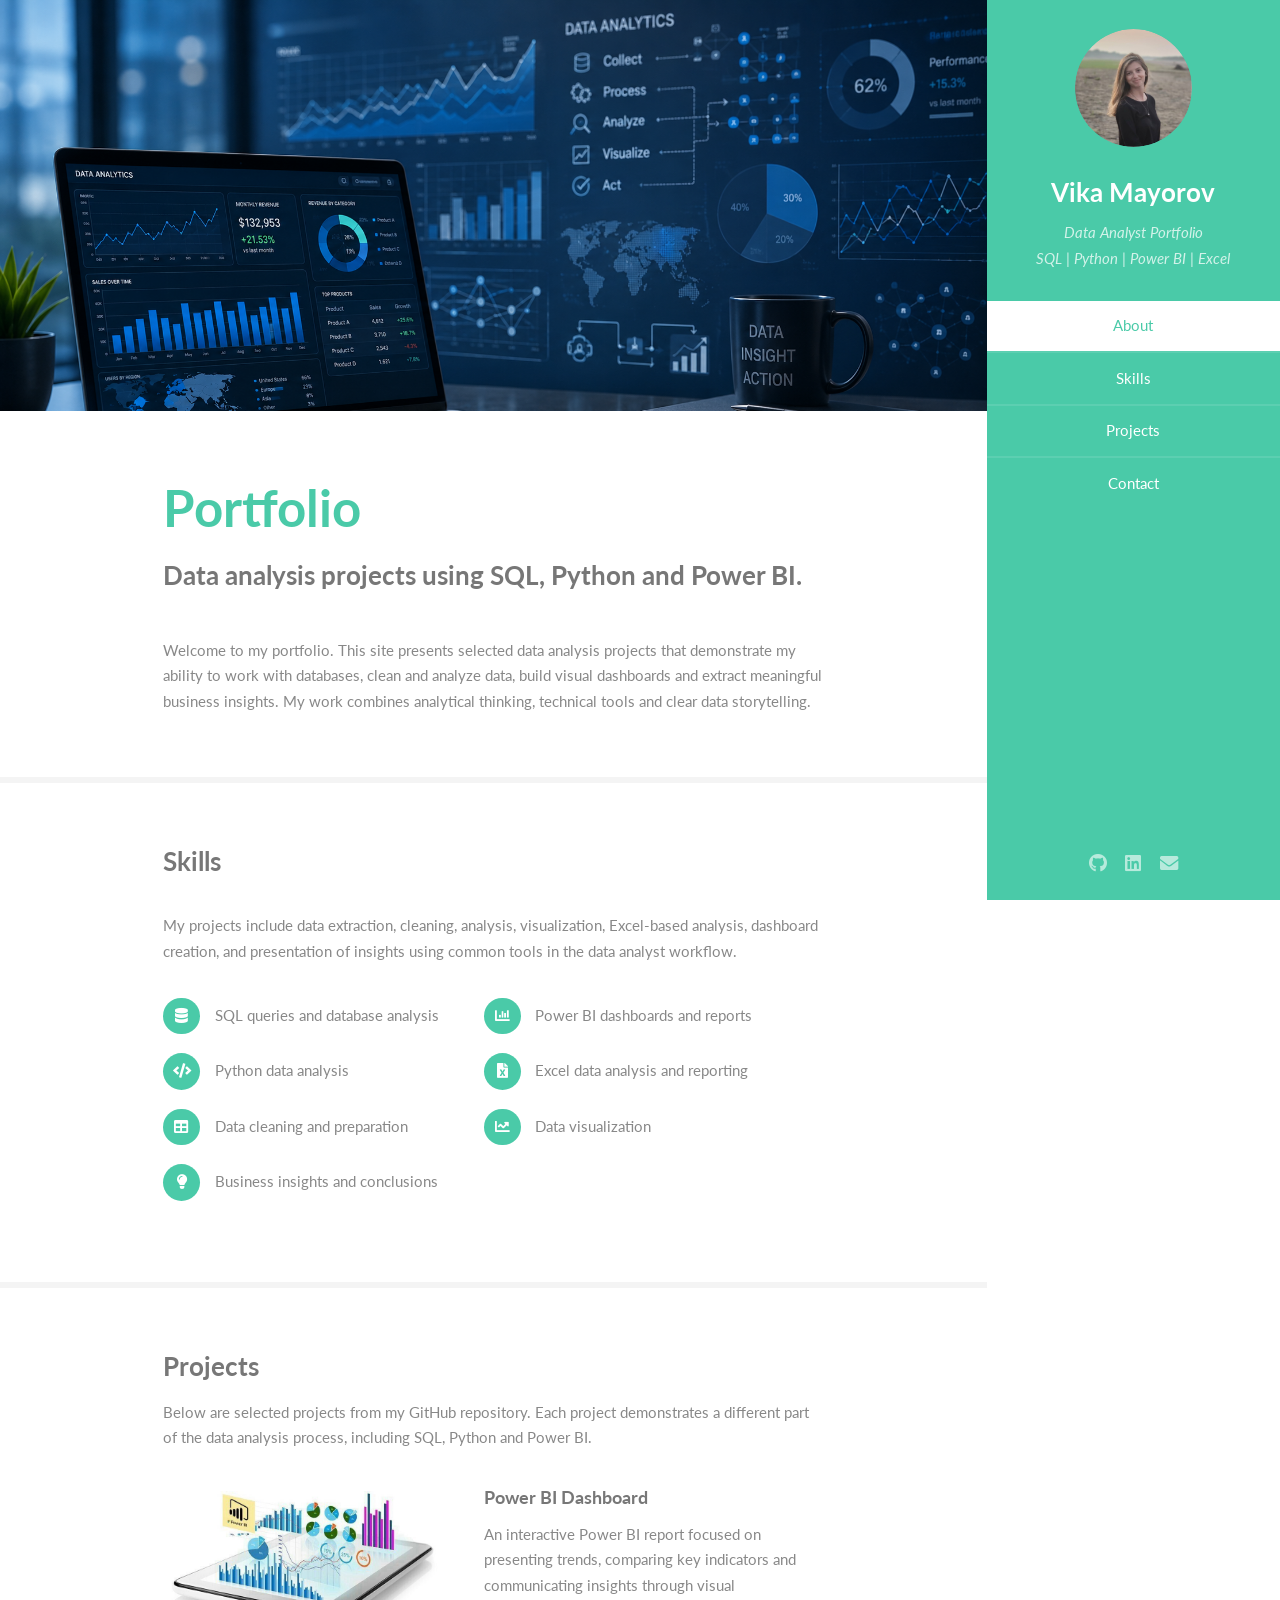
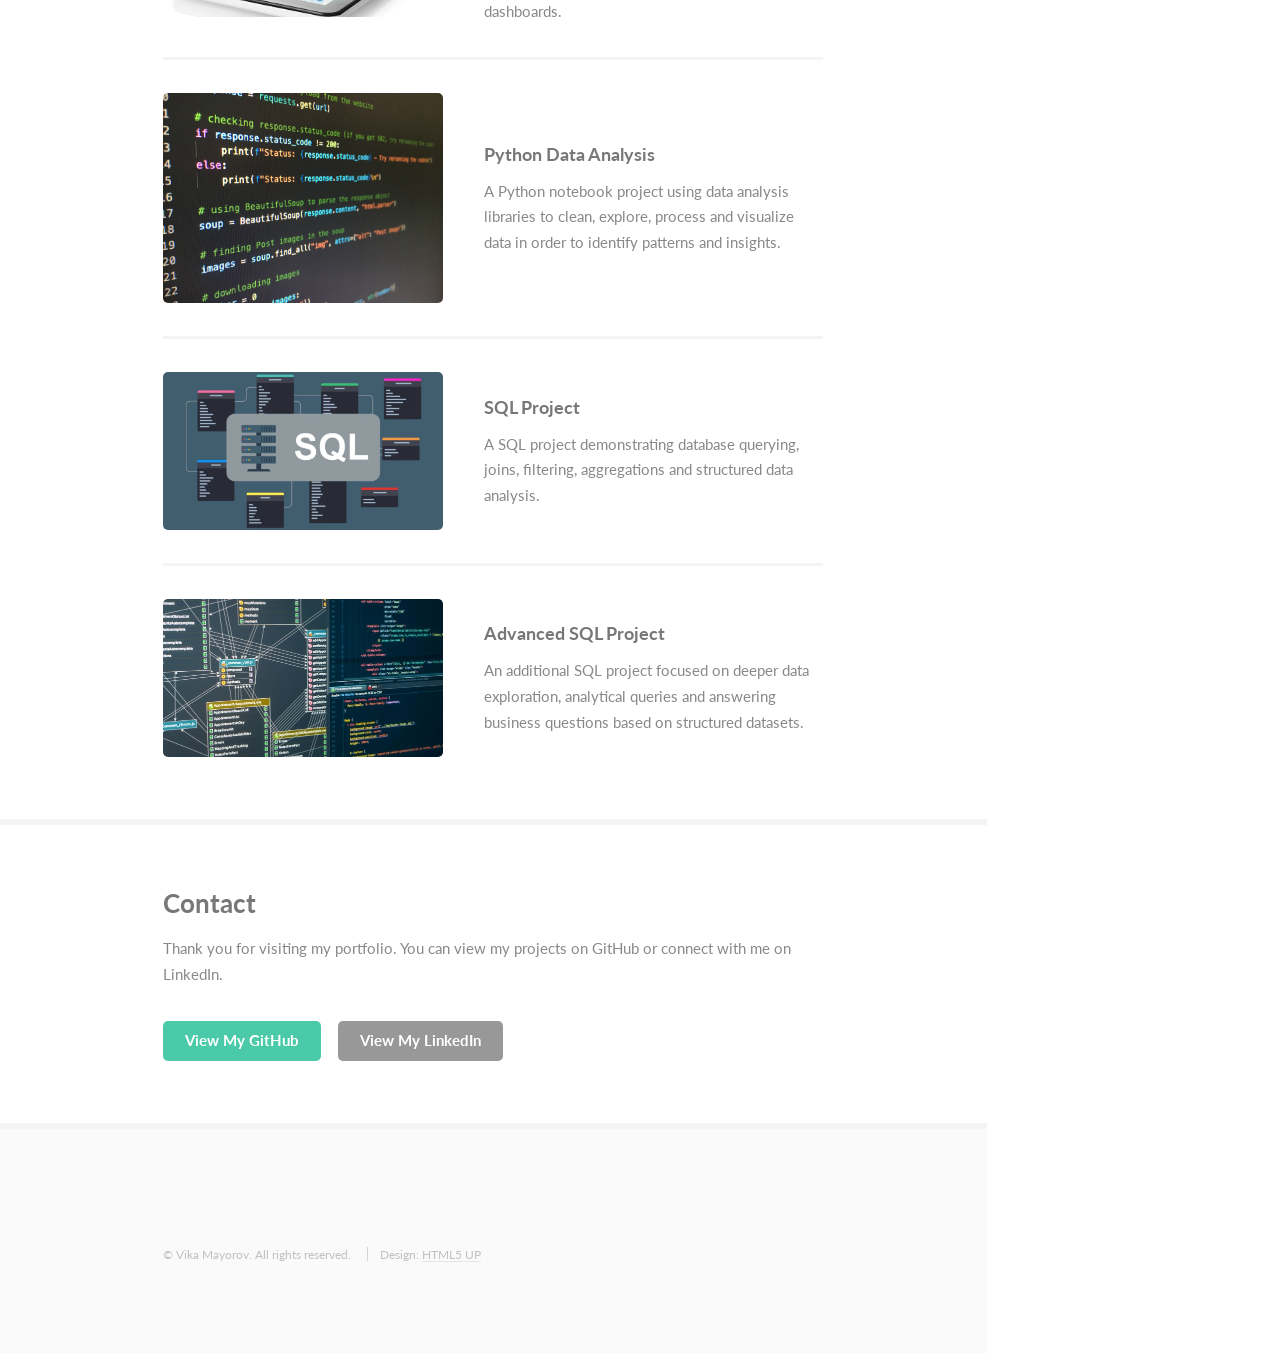
<file: index.html>
<!DOCTYPE HTML>
<html>
	<head>
		<title>Portfolio | Vika Mayorov</title>
		<meta charset="utf-8" />
		<meta name="viewport" content="width=device-width, initial-scale=1, user-scalable=no" />
		<link rel="stylesheet" href="assets/css/main.css" />
	</head>
	<body class="is-preload">

		<section id="header">
			<header>
				<span class="image avatar"><img src="images/myphoto.jpg" alt="Vika Mayorov" /></span>
				<h1 id="logo"><a href="#">Vika Mayorov</a></h1>
				<p>Data Analyst Portfolio<br />
				SQL | Python | Power BI | Excel</p>
			</header>

			<nav id="nav">
				<ul>
					<li><a href="#one" class="active">About</a></li>
					<li><a href="#two">Skills</a></li>
					<li><a href="#three">Projects</a></li>
					<li><a href="#four">Contact</a></li>
				</ul>
			</nav>

			<footer>
				<ul class="icons">
	<li><a href="https://github.com/victoriavy-spec" class="icon brands fa-github" target="_blank"><span class="label">Github</span></a></li>
	<li><a href="https://www.linkedin.com/in/vika-mayorov-6a6396375/" class="icon brands fa-linkedin" target="_blank"><span class="label">LinkedIn</span></a></li>
	<li><a href="#four" class="icon solid fa-envelope"><span class="label">Email</span></a></li>
</ul>
			</footer>
		</section>

		<div id="wrapper">

			<div id="main">

				<section id="one">
					<div class="image main" data-position="center">
						<img src="images/banner.jpg" alt="" />
					</div>

					<div class="container">
						<header class="major">
							<h2>Portfolio</h2>
							<p>Data analysis projects using SQL, Python and Power BI.</p>
						</header>

						<p>
							Welcome to my portfolio. This site presents selected data analysis projects that demonstrate my ability to work with databases, clean and analyze data, build visual dashboards and extract meaningful business insights. My work combines analytical thinking, technical tools and clear data storytelling.
						</p>
					</div>
				</section>

				<section id="two">
					<div class="container">
						<h3>Skills</h3>
						<p>
<p>
	My projects include data extraction, cleaning, analysis, visualization, Excel-based analysis, dashboard creation, and presentation of insights using common tools in the data analyst workflow.
</p>						</p>

						<ul class="feature-icons">
							<li class="icon solid fa-database">SQL queries and database analysis</li>
							<li class="icon solid fa-chart-bar">Power BI dashboards and reports</li>
							<li class="icon solid fa-code">Python data analysis</li>
							<li class="icon solid fa-file-excel">Excel data analysis and reporting</li>
							<li class="icon solid fa-table">Data cleaning and preparation</li>
							<li class="icon solid fa-chart-line">Data visualization</li>
							<li class="icon solid fa-lightbulb">Business insights and conclusions</li>
						</ul>
					</div>
				</section>

				<section id="three">
	<div class="container">
		<h3>Projects</h3>
		<p>
			Below are selected projects from my GitHub repository. Each project demonstrates a different part of the data analysis process, including SQL, Python and Power BI.
		</p>

		<div class="features">

			<article>
				<a href="https://github.com/victoriavy-spec/Project1/blob/main/ProjectPowerBI2.pdf" class="image" target="_blank">
					<img src="images/powerbiimage.jpg" alt="Power BI project" />
				</a>
				<div class="inner">
					<h4>Power BI Dashboard</h4>
					<p>
						An interactive Power BI report focused on presenting trends, comparing key indicators and communicating insights through visual dashboards.
					</p>
				</div>
			</article>

			<article>
				<a href="https://github.com/victoriavy-spec/Project1/blob/main/Python%20project%20-%20Vika%20Mayorov.ipynb" class="image" target="_blank">
					<img src="images/Pythonimage.jpg" alt="Python data analysis project" />
				</a>
				<div class="inner">
					<h4>Python Data Analysis</h4>
					<p>
						A Python notebook project using data analysis libraries to clean, explore, process and visualize data in order to identify patterns and insights.
					</p>
				</div>
			</article>

			<article>
				<a href="https://github.com/victoriavy-spec/Project1/blob/main/SQLProject.sql" class="image" target="_blank">
					<img src="images/sqlimage1.jpg" alt="SQL project" />
				</a>
				<div class="inner">
					<h4>SQL Project</h4>
					<p>
						A SQL project demonstrating database querying, joins, filtering, aggregations and structured data analysis.
					</p>
				</div>
			</article>

			<article>
				<a href="https://github.com/victoriavy-spec/Project1/blob/main/%D7%A4%D7%A8%D7%95%D7%99%D7%99%D7%A7%D7%98%202%20-%20%D7%95%D7%99%D7%A7%D7%94.sql" class="image" target="_blank">
					<img src="images/sqlimage2.jpg" alt="Advanced SQL project" />
				</a>
				<div class="inner">
					<h4>Advanced SQL Project</h4>
					<p>
						An additional SQL project focused on deeper data exploration, analytical queries and answering business questions based on structured datasets.
					</p>
				</div>
			</article>

		</div>
	</div>
</section>

<section id="four">
	<div class="container">
		<h3>Contact</h3>
		<p>
			Thank you for visiting my portfolio. You can view my projects on GitHub or connect with me on LinkedIn.
		</p>

		<ul class="actions">
			<li>
				<a href="https://github.com/victoriavy-spec" class="button primary" target="_blank">
					View My GitHub
				</a>
			</li>
			<li>
				<a href="https://www.linkedin.com/in/vika-mayorov-6a6396375/" class="button" target="_blank">
					View My LinkedIn
				</a>
			</li>
		</ul>
	</div>
</section>

			<section id="footer">
				<div class="container">
					<ul class="copyright">
						<li>&copy; Vika Mayorov. All rights reserved.</li>
						<li>Design: <a href="http://html5up.net">HTML5 UP</a></li>
					</ul>
				</div>
			</section>

		</div>

		<script src="assets/js/jquery.min.js"></script>
		<script src="assets/js/jquery.scrollex.min.js"></script>
		<script src="assets/js/jquery.scrolly.min.js"></script>
		<script src="assets/js/browser.min.js"></script>
		<script src="assets/js/breakpoints.min.js"></script>
		<script src="assets/js/util.js"></script>
		<script src="assets/js/main.js"></script>

	</body>
</html>
</file>
<file: assets/css/main.css>
@import url("fontawesome-all.min.css");
@import url("https://fonts.googleapis.com/css?family=Lato:400,400italic,700,700italic|Source+Code+Pro:400");

/*
	Read Only by HTML5 UP
	html5up.net | @ajlkn
	Free for personal and commercial use under the CCA 3.0 license (html5up.net/license)
*/

html, body, div, span, applet, object,
iframe, h1, h2, h3, h4, h5, h6, p, blockquote,
pre, a, abbr, acronym, address, big, cite,
code, del, dfn, em, img, ins, kbd, q, s, samp,
small, strike, strong, sub, sup, tt, var, b,
u, i, center, dl, dt, dd, ol, ul, li, fieldset,
form, label, legend, table, caption, tbody,
tfoot, thead, tr, th, td, article, aside,
canvas, details, embed, figure, figcaption,
footer, header, hgroup, menu, nav, output, ruby,
section, summary, time, mark, audio, video {
	margin: 0;
	padding: 0;
	border: 0;
	font-size: 100%;
	font: inherit;
	vertical-align: baseline;}

article, aside, details, figcaption, figure,
footer, header, hgroup, menu, nav, section {
	display: block;}

body {
	line-height: 1;
}

ol, ul {
	list-style: none;
}

blockquote, q {
	quotes: none;
}

	blockquote:before, blockquote:after, q:before, q:after {
		content: '';
		content: none;
	}

table {
	border-collapse: collapse;
	border-spacing: 0;
}

body {
	-webkit-text-size-adjust: none;
}

mark {
	background-color: transparent;
	color: inherit;
}

input::-moz-focus-inner {
	border: 0;
	padding: 0;
}

input, select, textarea {
	-moz-appearance: none;
	-webkit-appearance: none;
	-ms-appearance: none;
	appearance: none;
}

/* Basic */

	html {
		box-sizing: border-box;
	}

	*, *:before, *:after {
		box-sizing: inherit;
	}

	body {
		background: #fff;
	}

		body.is-preload *, body.is-preload *:before, body.is-preload *:after {
			-moz-animation: none !important;
			-webkit-animation: none !important;
			-ms-animation: none !important;
			animation: none !important;
			-moz-transition: none !important;
			-webkit-transition: none !important;
			-ms-transition: none !important;
			transition: none !important;
		}

	body, input, select, textarea {
		color: #888;
		font-family: "Lato", sans-serif;
		font-size: 16pt;
		font-weight: 400;
		line-height: 1.75em;
	}

	a {
		-moz-transition: color 0.2s ease-in-out, border-color 0.2s ease-in-out;
		-webkit-transition: color 0.2s ease-in-out, border-color 0.2s ease-in-out;
		-ms-transition: color 0.2s ease-in-out, border-color 0.2s ease-in-out;
		transition: color 0.2s ease-in-out, border-color 0.2s ease-in-out;
		border-bottom: solid 1px #e4e4e4;
		color: inherit;
		text-decoration: none;
	}

		a:hover {
			border-bottom-color: transparent;
			color: #4acaa8 !important;
		}

	strong, b {
		color: #777;
		font-weight: 700;
	}

	em, i {
		font-style: italic;
	}

	p {
		margin: 0 0 2.25em 0;
	}

	h1, h2, h3, h4, h5, h6 {
		color: #777;
		font-weight: 700;
		line-height: 1em;
		margin: 0 0 0.5625em 0;
	}

		h1 a, h2 a, h3 a, h4 a, h5 a, h6 a {
			border: 0;
			color: inherit;
			text-decoration: none;
		}

	h2 {
		font-size: 2em;
		line-height: 1.5em;
	}

	h3 {
		font-size: 1.75em;
		line-height: 1.5em;
	}

	h4 {
		font-size: 1.25em;
		line-height: 1.5em;
	}

	h5 {
		font-size: 0.9em;
		line-height: 1.5em;
	}

	h6 {
		font-size: 0.7em;
		line-height: 1.5em;
	}

	sub {
		font-size: 0.8em;
		position: relative;
		top: 0.5em;
	}

	sup {
		font-size: 0.8em;
		position: relative;
		top: -0.5em;
	}

	hr {
		border: 0;
		border-bottom: solid 2px #f4f4f4;
		margin: 2.25em 0;
	}

		hr.major {
			margin: 3.375em 0;
		}

	blockquote {
		border-left: solid 8px #e4e4e4;
		font-style: italic;
		margin: 0 0 2.25em 0;
		padding: 0.5em 0 0.5em 2em;
	}

	code {
		background: #555;
		border-radius: 5px;
		color: #fff;
		font-family: "Source Code Pro", monospace;
		font-size: 0.9em;
		margin: 0 0.25em;
		padding: 0.25em 0.65em;
	}

	pre {
		font-family: "Source Code Pro", monospace;
		font-size: 0.9em;
		margin: 0 0 2.25em 0;
	}

		pre code {
			-webkit-overflow-scrolling: touch;
			display: block;
			line-height: 1.5em;
			overflow-x: auto;
			padding: 1em 1.5em;
		}

	.align-left {
		text-align: left;
	}

	.align-center {
		text-align: center;
	}

	.align-right {
		text-align: right;
	}

/* Row */

	.row {
		display: flex;
		flex-wrap: wrap;
		box-sizing: border-box;
		align-items: stretch;
	}

		.row > * {
			box-sizing: border-box;
		}

		.row.gtr-uniform > * > :last-child {
			margin-bottom: 0;
		}

		.row.aln-left {
			justify-content: flex-start;
		}

		.row.aln-center {
			justify-content: center;
		}

		.row.aln-right {
			justify-content: flex-end;
		}

		.row.aln-top {
			align-items: flex-start;
		}

		.row.aln-middle {
			align-items: center;
		}

		.row.aln-bottom {
			align-items: flex-end;
		}

		.row > .imp {
			order: -1;
		}

		.row > .col-1 {
			width: 8.33333%;
		}

		.row > .off-1 {
			margin-left: 8.33333%;
		}

		.row > .col-2 {
			width: 16.66667%;
		}

		.row > .off-2 {
			margin-left: 16.66667%;
		}

		.row > .col-3 {
			width: 25%;
		}

		.row > .off-3 {
			margin-left: 25%;
		}

		.row > .col-4 {
			width: 33.33333%;
		}

		.row > .off-4 {
			margin-left: 33.33333%;
		}

		.row > .col-5 {
			width: 41.66667%;
		}

		.row > .off-5 {
			margin-left: 41.66667%;
		}

		.row > .col-6 {
			width: 50%;
		}

		.row > .off-6 {
			margin-left: 50%;
		}

		.row > .col-7 {
			width: 58.33333%;
		}

		.row > .off-7 {
			margin-left: 58.33333%;
		}

		.row > .col-8 {
			width: 66.66667%;
		}

		.row > .off-8 {
			margin-left: 66.66667%;
		}

		.row > .col-9 {
			width: 75%;
		}

		.row > .off-9 {
			margin-left: 75%;
		}

		.row > .col-10 {
			width: 83.33333%;
		}

		.row > .off-10 {
			margin-left: 83.33333%;
		}

		.row > .col-11 {
			width: 91.66667%;
		}

		.row > .off-11 {
			margin-left: 91.66667%;
		}

		.row > .col-12 {
			width: 100%;
		}

		.row > .off-12 {
			margin-left: 100%;
		}

		.row.gtr-0 {
			margin-top: 0;
			margin-left: 0em;
		}

			.row.gtr-0 > * {
				padding: 0 0 0 0em;
			}

			.row.gtr-0.gtr-uniform {
				margin-top: 0em;
			}

				.row.gtr-0.gtr-uniform > * {
					padding-top: 0em;
				}

		.row.gtr-25 {
			margin-top: 0;
			margin-left: -0.5em;
		}

			.row.gtr-25 > * {
				padding: 0 0 0 0.5em;
			}

			.row.gtr-25.gtr-uniform {
				margin-top: -0.5em;
			}

				.row.gtr-25.gtr-uniform > * {
					padding-top: 0.5em;
				}

		.row.gtr-50 {
			margin-top: 0;
			margin-left: -1em;
		}

			.row.gtr-50 > * {
				padding: 0 0 0 1em;
			}

			.row.gtr-50.gtr-uniform {
				margin-top: -1em;
			}

				.row.gtr-50.gtr-uniform > * {
					padding-top: 1em;
				}

		.row {
			margin-top: 0;
			margin-left: -2em;
		}

			.row > * {
				padding: 0 0 0 2em;
			}

			.row.gtr-uniform {
				margin-top: -2em;
			}

				.row.gtr-uniform > * {
					padding-top: 2em;
				}

		.row.gtr-150 {
			margin-top: 0;
			margin-left: -3em;
		}

			.row.gtr-150 > * {
				padding: 0 0 0 3em;
			}

			.row.gtr-150.gtr-uniform {
				margin-top: -3em;
			}

				.row.gtr-150.gtr-uniform > * {
					padding-top: 3em;
				}

		.row.gtr-200 {
			margin-top: 0;
			margin-left: -4em;
		}

			.row.gtr-200 > * {
				padding: 0 0 0 4em;
			}

			.row.gtr-200.gtr-uniform {
				margin-top: -4em;
			}

				.row.gtr-200.gtr-uniform > * {
					padding-top: 4em;
				}

		@media screen and (max-width: 1680px) {

			.row {
				display: flex;
				flex-wrap: wrap;
				box-sizing: border-box;
				align-items: stretch;
			}

				.row > * {
					box-sizing: border-box;
				}

				.row.gtr-uniform > * > :last-child {
					margin-bottom: 0;
				}

				.row.aln-left {
					justify-content: flex-start;
				}

				.row.aln-center {
					justify-content: center;
				}

				.row.aln-right {
					justify-content: flex-end;
				}

				.row.aln-top {
					align-items: flex-start;
				}

				.row.aln-middle {
					align-items: center;
				}

				.row.aln-bottom {
					align-items: flex-end;
				}

				.row > .imp-xlarge {
					order: -1;
				}

				.row > .col-1-xlarge {
					width: 8.33333%;
				}

				.row > .off-1-xlarge {
					margin-left: 8.33333%;
				}

				.row > .col-2-xlarge {
					width: 16.66667%;
				}

				.row > .off-2-xlarge {
					margin-left: 16.66667%;
				}

				.row > .col-3-xlarge {
					width: 25%;
				}

				.row > .off-3-xlarge {
					margin-left: 25%;
				}

				.row > .col-4-xlarge {
					width: 33.33333%;
				}

				.row > .off-4-xlarge {
					margin-left: 33.33333%;
				}

				.row > .col-5-xlarge {
					width: 41.66667%;
				}

				.row > .off-5-xlarge {
					margin-left: 41.66667%;
				}

				.row > .col-6-xlarge {
					width: 50%;
				}

				.row > .off-6-xlarge {
					margin-left: 50%;
				}

				.row > .col-7-xlarge {
					width: 58.33333%;
				}

				.row > .off-7-xlarge {
					margin-left: 58.33333%;
				}

				.row > .col-8-xlarge {
					width: 66.66667%;
				}

				.row > .off-8-xlarge {
					margin-left: 66.66667%;
				}

				.row > .col-9-xlarge {
					width: 75%;
				}

				.row > .off-9-xlarge {
					margin-left: 75%;
				}

				.row > .col-10-xlarge {
					width: 83.33333%;
				}

				.row > .off-10-xlarge {
					margin-left: 83.33333%;
				}

				.row > .col-11-xlarge {
					width: 91.66667%;
				}

				.row > .off-11-xlarge {
					margin-left: 91.66667%;
				}

				.row > .col-12-xlarge {
					width: 100%;
				}

				.row > .off-12-xlarge {
					margin-left: 100%;
				}

				.row.gtr-0 {
					margin-top: 0;
					margin-left: 0em;
				}

					.row.gtr-0 > * {
						padding: 0 0 0 0em;
					}

					.row.gtr-0.gtr-uniform {
						margin-top: 0em;
					}

						.row.gtr-0.gtr-uniform > * {
							padding-top: 0em;
						}

				.row.gtr-25 {
					margin-top: 0;
					margin-left: -0.5em;
				}

					.row.gtr-25 > * {
						padding: 0 0 0 0.5em;
					}

					.row.gtr-25.gtr-uniform {
						margin-top: -0.5em;
					}

						.row.gtr-25.gtr-uniform > * {
							padding-top: 0.5em;
						}

				.row.gtr-50 {
					margin-top: 0;
					margin-left: -1em;
				}

					.row.gtr-50 > * {
						padding: 0 0 0 1em;
					}

					.row.gtr-50.gtr-uniform {
						margin-top: -1em;
					}

						.row.gtr-50.gtr-uniform > * {
							padding-top: 1em;
						}

				.row {
					margin-top: 0;
					margin-left: -2em;
				}

					.row > * {
						padding: 0 0 0 2em;
					}

					.row.gtr-uniform {
						margin-top: -2em;
					}

						.row.gtr-uniform > * {
							padding-top: 2em;
						}

				.row.gtr-150 {
					margin-top: 0;
					margin-left: -3em;
				}

					.row.gtr-150 > * {
						padding: 0 0 0 3em;
					}

					.row.gtr-150.gtr-uniform {
						margin-top: -3em;
					}

						.row.gtr-150.gtr-uniform > * {
							padding-top: 3em;
						}

				.row.gtr-200 {
					margin-top: 0;
					margin-left: -4em;
				}

					.row.gtr-200 > * {
						padding: 0 0 0 4em;
					}

					.row.gtr-200.gtr-uniform {
						margin-top: -4em;
					}

						.row.gtr-200.gtr-uniform > * {
							padding-top: 4em;
						}

		}

		@media screen and (max-width: 1280px) {

			.row {
				display: flex;
				flex-wrap: wrap;
				box-sizing: border-box;
				align-items: stretch;
			}

				.row > * {
					box-sizing: border-box;
				}

				.row.gtr-uniform > * > :last-child {
					margin-bottom: 0;
				}

				.row.aln-left {
					justify-content: flex-start;
				}

				.row.aln-center {
					justify-content: center;
				}

				.row.aln-right {
					justify-content: flex-end;
				}

				.row.aln-top {
					align-items: flex-start;
				}

				.row.aln-middle {
					align-items: center;
				}

				.row.aln-bottom {
					align-items: flex-end;
				}

				.row > .imp-large {
					order: -1;
				}

				.row > .col-1-large {
					width: 8.33333%;
				}

				.row > .off-1-large {
					margin-left: 8.33333%;
				}

				.row > .col-2-large {
					width: 16.66667%;
				}

				.row > .off-2-large {
					margin-left: 16.66667%;
				}

				.row > .col-3-large {
					width: 25%;
				}

				.row > .off-3-large {
					margin-left: 25%;
				}

				.row > .col-4-large {
					width: 33.33333%;
				}

				.row > .off-4-large {
					margin-left: 33.33333%;
				}

				.row > .col-5-large {
					width: 41.66667%;
				}

				.row > .off-5-large {
					margin-left: 41.66667%;
				}

				.row > .col-6-large {
					width: 50%;
				}

				.row > .off-6-large {
					margin-left: 50%;
				}

				.row > .col-7-large {
					width: 58.33333%;
				}

				.row > .off-7-large {
					margin-left: 58.33333%;
				}

				.row > .col-8-large {
					width: 66.66667%;
				}

				.row > .off-8-large {
					margin-left: 66.66667%;
				}

				.row > .col-9-large {
					width: 75%;
				}

				.row > .off-9-large {
					margin-left: 75%;
				}

				.row > .col-10-large {
					width: 83.33333%;
				}

				.row > .off-10-large {
					margin-left: 83.33333%;
				}

				.row > .col-11-large {
					width: 91.66667%;
				}

				.row > .off-11-large {
					margin-left: 91.66667%;
				}

				.row > .col-12-large {
					width: 100%;
				}

				.row > .off-12-large {
					margin-left: 100%;
				}

				.row.gtr-0 {
					margin-top: 0;
					margin-left: 0em;
				}

					.row.gtr-0 > * {
						padding: 0 0 0 0em;
					}

					.row.gtr-0.gtr-uniform {
						margin-top: 0em;
					}

						.row.gtr-0.gtr-uniform > * {
							padding-top: 0em;
						}

				.row.gtr-25 {
					margin-top: 0;
					margin-left: -0.375em;
				}

					.row.gtr-25 > * {
						padding: 0 0 0 0.375em;
					}

					.row.gtr-25.gtr-uniform {
						margin-top: -0.375em;
					}

						.row.gtr-25.gtr-uniform > * {
							padding-top: 0.375em;
						}

				.row.gtr-50 {
					margin-top: 0;
					margin-left: -0.75em;
				}

					.row.gtr-50 > * {
						padding: 0 0 0 0.75em;
					}

					.row.gtr-50.gtr-uniform {
						margin-top: -0.75em;
					}

						.row.gtr-50.gtr-uniform > * {
							padding-top: 0.75em;
						}

				.row {
					margin-top: 0;
					margin-left: -1.5em;
				}

					.row > * {
						padding: 0 0 0 1.5em;
					}

					.row.gtr-uniform {
						margin-top: -1.5em;
					}

						.row.gtr-uniform > * {
							padding-top: 1.5em;
						}

				.row.gtr-150 {
					margin-top: 0;
					margin-left: -2.25em;
				}

					.row.gtr-150 > * {
						padding: 0 0 0 2.25em;
					}

					.row.gtr-150.gtr-uniform {
						margin-top: -2.25em;
					}

						.row.gtr-150.gtr-uniform > * {
							padding-top: 2.25em;
						}

				.row.gtr-200 {
					margin-top: 0;
					margin-left: -3em;
				}

					.row.gtr-200 > * {
						padding: 0 0 0 3em;
					}

					.row.gtr-200.gtr-uniform {
						margin-top: -3em;
					}

						.row.gtr-200.gtr-uniform > * {
							padding-top: 3em;
						}

		}

		@media screen and (max-width: 1024px) {

			.row {
				display: flex;
				flex-wrap: wrap;
				box-sizing: border-box;
				align-items: stretch;
			}

				.row > * {
					box-sizing: border-box;
				}

				.row.gtr-uniform > * > :last-child {
					margin-bottom: 0;
				}

				.row.aln-left {
					justify-content: flex-start;
				}

				.row.aln-center {
					justify-content: center;
				}

				.row.aln-right {
					justify-content: flex-end;
				}

				.row.aln-top {
					align-items: flex-start;
				}

				.row.aln-middle {
					align-items: center;
				}

				.row.aln-bottom {
					align-items: flex-end;
				}

				.row > .imp-medium {
					order: -1;
				}

				.row > .col-1-medium {
					width: 8.33333%;
				}

				.row > .off-1-medium {
					margin-left: 8.33333%;
				}

				.row > .col-2-medium {
					width: 16.66667%;
				}

				.row > .off-2-medium {
					margin-left: 16.66667%;
				}

				.row > .col-3-medium {
					width: 25%;
				}

				.row > .off-3-medium {
					margin-left: 25%;
				}

				.row > .col-4-medium {
					width: 33.33333%;
				}

				.row > .off-4-medium {
					margin-left: 33.33333%;
				}

				.row > .col-5-medium {
					width: 41.66667%;
				}

				.row > .off-5-medium {
					margin-left: 41.66667%;
				}

				.row > .col-6-medium {
					width: 50%;
				}

				.row > .off-6-medium {
					margin-left: 50%;
				}

				.row > .col-7-medium {
					width: 58.33333%;
				}

				.row > .off-7-medium {
					margin-left: 58.33333%;
				}

				.row > .col-8-medium {
					width: 66.66667%;
				}

				.row > .off-8-medium {
					margin-left: 66.66667%;
				}

				.row > .col-9-medium {
					width: 75%;
				}

				.row > .off-9-medium {
					margin-left: 75%;
				}

				.row > .col-10-medium {
					width: 83.33333%;
				}

				.row > .off-10-medium {
					margin-left: 83.33333%;
				}

				.row > .col-11-medium {
					width: 91.66667%;
				}

				.row > .off-11-medium {
					margin-left: 91.66667%;
				}

				.row > .col-12-medium {
					width: 100%;
				}

				.row > .off-12-medium {
					margin-left: 100%;
				}

				.row.gtr-0 {
					margin-top: 0;
					margin-left: 0em;
				}

					.row.gtr-0 > * {
						padding: 0 0 0 0em;
					}

					.row.gtr-0.gtr-uniform {
						margin-top: 0em;
					}

						.row.gtr-0.gtr-uniform > * {
							padding-top: 0em;
						}

				.row.gtr-25 {
					margin-top: 0;
					margin-left: -0.375em;
				}

					.row.gtr-25 > * {
						padding: 0 0 0 0.375em;
					}

					.row.gtr-25.gtr-uniform {
						margin-top: -0.375em;
					}

						.row.gtr-25.gtr-uniform > * {
							padding-top: 0.375em;
						}

				.row.gtr-50 {
					margin-top: 0;
					margin-left: -0.75em;
				}

					.row.gtr-50 > * {
						padding: 0 0 0 0.75em;
					}

					.row.gtr-50.gtr-uniform {
						margin-top: -0.75em;
					}

						.row.gtr-50.gtr-uniform > * {
							padding-top: 0.75em;
						}

				.row {
					margin-top: 0;
					margin-left: -1.5em;
				}

					.row > * {
						padding: 0 0 0 1.5em;
					}

					.row.gtr-uniform {
						margin-top: -1.5em;
					}

						.row.gtr-uniform > * {
							padding-top: 1.5em;
						}

				.row.gtr-150 {
					margin-top: 0;
					margin-left: -2.25em;
				}

					.row.gtr-150 > * {
						padding: 0 0 0 2.25em;
					}

					.row.gtr-150.gtr-uniform {
						margin-top: -2.25em;
					}

						.row.gtr-150.gtr-uniform > * {
							padding-top: 2.25em;
						}

				.row.gtr-200 {
					margin-top: 0;
					margin-left: -3em;
				}

					.row.gtr-200 > * {
						padding: 0 0 0 3em;
					}

					.row.gtr-200.gtr-uniform {
						margin-top: -3em;
					}

						.row.gtr-200.gtr-uniform > * {
							padding-top: 3em;
						}

		}

		@media screen and (max-width: 736px) {

			.row {
				display: flex;
				flex-wrap: wrap;
				box-sizing: border-box;
				align-items: stretch;
			}

				.row > * {
					box-sizing: border-box;
				}

				.row.gtr-uniform > * > :last-child {
					margin-bottom: 0;
				}

				.row.aln-left {
					justify-content: flex-start;
				}

				.row.aln-center {
					justify-content: center;
				}

				.row.aln-right {
					justify-content: flex-end;
				}

				.row.aln-top {
					align-items: flex-start;
				}

				.row.aln-middle {
					align-items: center;
				}

				.row.aln-bottom {
					align-items: flex-end;
				}

				.row > .imp-small {
					order: -1;
				}

				.row > .col-1-small {
					width: 8.33333%;
				}

				.row > .off-1-small {
					margin-left: 8.33333%;
				}

				.row > .col-2-small {
					width: 16.66667%;
				}

				.row > .off-2-small {
					margin-left: 16.66667%;
				}

				.row > .col-3-small {
					width: 25%;
				}

				.row > .off-3-small {
					margin-left: 25%;
				}

				.row > .col-4-small {
					width: 33.33333%;
				}

				.row > .off-4-small {
					margin-left: 33.33333%;
				}

				.row > .col-5-small {
					width: 41.66667%;
				}

				.row > .off-5-small {
					margin-left: 41.66667%;
				}

				.row > .col-6-small {
					width: 50%;
				}

				.row > .off-6-small {
					margin-left: 50%;
				}

				.row > .col-7-small {
					width: 58.33333%;
				}

				.row > .off-7-small {
					margin-left: 58.33333%;
				}

				.row > .col-8-small {
					width: 66.66667%;
				}

				.row > .off-8-small {
					margin-left: 66.66667%;
				}

				.row > .col-9-small {
					width: 75%;
				}

				.row > .off-9-small {
					margin-left: 75%;
				}

				.row > .col-10-small {
					width: 83.33333%;
				}

				.row > .off-10-small {
					margin-left: 83.33333%;
				}

				.row > .col-11-small {
					width: 91.66667%;
				}

				.row > .off-11-small {
					margin-left: 91.66667%;
				}

				.row > .col-12-small {
					width: 100%;
				}

				.row > .off-12-small {
					margin-left: 100%;
				}

				.row.gtr-0 {
					margin-top: 0;
					margin-left: 0em;
				}

					.row.gtr-0 > * {
						padding: 0 0 0 0em;
					}

					.row.gtr-0.gtr-uniform {
						margin-top: 0em;
					}

						.row.gtr-0.gtr-uniform > * {
							padding-top: 0em;
						}

				.row.gtr-25 {
					margin-top: 0;
					margin-left: -0.3125em;
				}

					.row.gtr-25 > * {
						padding: 0 0 0 0.3125em;
					}

					.row.gtr-25.gtr-uniform {
						margin-top: -0.3125em;
					}

						.row.gtr-25.gtr-uniform > * {
							padding-top: 0.3125em;
						}

				.row.gtr-50 {
					margin-top: 0;
					margin-left: -0.625em;
				}

					.row.gtr-50 > * {
						padding: 0 0 0 0.625em;
					}

					.row.gtr-50.gtr-uniform {
						margin-top: -0.625em;
					}

						.row.gtr-50.gtr-uniform > * {
							padding-top: 0.625em;
						}

				.row {
					margin-top: 0;
					margin-left: -1.25em;
				}

					.row > * {
						padding: 0 0 0 1.25em;
					}

					.row.gtr-uniform {
						margin-top: -1.25em;
					}

						.row.gtr-uniform > * {
							padding-top: 1.25em;
						}

				.row.gtr-150 {
					margin-top: 0;
					margin-left: -1.875em;
				}

					.row.gtr-150 > * {
						padding: 0 0 0 1.875em;
					}

					.row.gtr-150.gtr-uniform {
						margin-top: -1.875em;
					}

						.row.gtr-150.gtr-uniform > * {
							padding-top: 1.875em;
						}

				.row.gtr-200 {
					margin-top: 0;
					margin-left: -2.5em;
				}

					.row.gtr-200 > * {
						padding: 0 0 0 2.5em;
					}

					.row.gtr-200.gtr-uniform {
						margin-top: -2.5em;
					}

						.row.gtr-200.gtr-uniform > * {
							padding-top: 2.5em;
						}

		}

		@media screen and (max-width: 480px) {

			.row {
				display: flex;
				flex-wrap: wrap;
				box-sizing: border-box;
				align-items: stretch;
			}

				.row > * {
					box-sizing: border-box;
				}

				.row.gtr-uniform > * > :last-child {
					margin-bottom: 0;
				}

				.row.aln-left {
					justify-content: flex-start;
				}

				.row.aln-center {
					justify-content: center;
				}

				.row.aln-right {
					justify-content: flex-end;
				}

				.row.aln-top {
					align-items: flex-start;
				}

				.row.aln-middle {
					align-items: center;
				}

				.row.aln-bottom {
					align-items: flex-end;
				}

				.row > .imp-xsmall {
					order: -1;
				}

				.row > .col-1-xsmall {
					width: 8.33333%;
				}

				.row > .off-1-xsmall {
					margin-left: 8.33333%;
				}

				.row > .col-2-xsmall {
					width: 16.66667%;
				}

				.row > .off-2-xsmall {
					margin-left: 16.66667%;
				}

				.row > .col-3-xsmall {
					width: 25%;
				}

				.row > .off-3-xsmall {
					margin-left: 25%;
				}

				.row > .col-4-xsmall {
					width: 33.33333%;
				}

				.row > .off-4-xsmall {
					margin-left: 33.33333%;
				}

				.row > .col-5-xsmall {
					width: 41.66667%;
				}

				.row > .off-5-xsmall {
					margin-left: 41.66667%;
				}

				.row > .col-6-xsmall {
					width: 50%;
				}

				.row > .off-6-xsmall {
					margin-left: 50%;
				}

				.row > .col-7-xsmall {
					width: 58.33333%;
				}

				.row > .off-7-xsmall {
					margin-left: 58.33333%;
				}

				.row > .col-8-xsmall {
					width: 66.66667%;
				}

				.row > .off-8-xsmall {
					margin-left: 66.66667%;
				}

				.row > .col-9-xsmall {
					width: 75%;
				}

				.row > .off-9-xsmall {
					margin-left: 75%;
				}

				.row > .col-10-xsmall {
					width: 83.33333%;
				}

				.row > .off-10-xsmall {
					margin-left: 83.33333%;
				}

				.row > .col-11-xsmall {
					width: 91.66667%;
				}

				.row > .off-11-xsmall {
					margin-left: 91.66667%;
				}

				.row > .col-12-xsmall {
					width: 100%;
				}

				.row > .off-12-xsmall {
					margin-left: 100%;
				}

				.row.gtr-0 {
					margin-top: 0;
					margin-left: 0em;
				}

					.row.gtr-0 > * {
						padding: 0 0 0 0em;
					}

					.row.gtr-0.gtr-uniform {
						margin-top: 0em;
					}

						.row.gtr-0.gtr-uniform > * {
							padding-top: 0em;
						}

				.row.gtr-25 {
					margin-top: 0;
					margin-left: -0.3125em;
				}

					.row.gtr-25 > * {
						padding: 0 0 0 0.3125em;
					}

					.row.gtr-25.gtr-uniform {
						margin-top: -0.3125em;
					}

						.row.gtr-25.gtr-uniform > * {
							padding-top: 0.3125em;
						}

				.row.gtr-50 {
					margin-top: 0;
					margin-left: -0.625em;
				}

					.row.gtr-50 > * {
						padding: 0 0 0 0.625em;
					}

					.row.gtr-50.gtr-uniform {
						margin-top: -0.625em;
					}

						.row.gtr-50.gtr-uniform > * {
							padding-top: 0.625em;
						}

				.row {
					margin-top: 0;
					margin-left: -1.25em;
				}

					.row > * {
						padding: 0 0 0 1.25em;
					}

					.row.gtr-uniform {
						margin-top: -1.25em;
					}

						.row.gtr-uniform > * {
							padding-top: 1.25em;
						}

				.row.gtr-150 {
					margin-top: 0;
					margin-left: -1.875em;
				}

					.row.gtr-150 > * {
						padding: 0 0 0 1.875em;
					}

					.row.gtr-150.gtr-uniform {
						margin-top: -1.875em;
					}

						.row.gtr-150.gtr-uniform > * {
							padding-top: 1.875em;
						}

				.row.gtr-200 {
					margin-top: 0;
					margin-left: -2.5em;
				}

					.row.gtr-200 > * {
						padding: 0 0 0 2.5em;
					}

					.row.gtr-200.gtr-uniform {
						margin-top: -2.5em;
					}

						.row.gtr-200.gtr-uniform > * {
							padding-top: 2.5em;
						}

		}

/* Container */

	.container {
		margin: 0 auto;
		max-width: calc(100% - 4.5em);
		width: 45em;
	}

		.container.xsmall {
			width: 11.25em;
		}

		.container.small {
			width: 22.5em;
		}

		.container.medium {
			width: 33.75em;
		}

		.container.large {
			width: 56.25em;
		}

		.container.xlarge {
			width: 67.5em;
		}

		.container.max {
			width: 100%;
		}

		@media screen and (max-width: 1024px) {

			.container {
				width: 100% !important;
			}

		}

		@media screen and (max-width: 480px) {

			.container {
				max-width: calc(100% - 3.375em);
			}

		}

/* Section/Article */

	section.special, article.special {
		text-align: center;
	}

	header p {
		color: #aaa;
		position: relative;
		margin: 0 0 1.6875em 0;
	}

	header h2 + p {
		font-size: 1.25em;
		margin-top: -0.5em;
		line-height: 1.5em;
	}

	header h3 + p {
		font-size: 1.1em;
		margin-top: -0.35em;
		line-height: 1.5em;
	}

	header h4 + p,
	header h5 + p,
	header h6 + p {
		font-size: 0.9em;
		margin-top: -0.25em;
		line-height: 1.5em;
	}

	header.major h2 {
		color: #4acaa8;
		font-size: 3.5em;
	}

		header.major h2 + p {
			color: #777;
			font-size: 1.75em;
			font-weight: 700;
			margin-top: -0.75em;
		}

/* Form */

	form {
		margin: 0 0 2.25em 0;
	}

	label {
		color: #777;
		display: block;
		font-size: 0.9em;
		font-weight: 700;
		margin: 0 0 1.125em 0;
	}

	input::-moz-focus-inner {
		border: 0;
		padding: 0;
	}

	input[type="text"],
	input[type="password"],
	input[type="email"],
	select,
	textarea {
		-moz-appearance: none;
		-webkit-appearance: none;
		-ms-appearance: none;
		appearance: none;
		border-radius: 5px;
		border: none;
		border: solid 2px #e4e4e4;
		color: inherit;
		display: block;
		outline: 0;
		padding: 0 1em;
		text-decoration: none;
		width: 100%;
	}

		input[type="text"]:invalid,
		input[type="password"]:invalid,
		input[type="email"]:invalid,
		select:invalid,
		textarea:invalid {
			box-shadow: none;
		}

		input[type="text"]:focus,
		input[type="password"]:focus,
		input[type="email"]:focus,
		select:focus,
		textarea:focus {
			border-color: #4acaa8;
		}

	select {
		background-image: url("data:image/svg+xml;charset=utf8,%3Csvg xmlns='http://www.w3.org/2000/svg' width='40' height='40' preserveAspectRatio='none' viewBox='0 0 40 40'%3E%3Cpath d='M9.4,12.3l10.4,10.4l10.4-10.4c0.2-0.2,0.5-0.4,0.9-0.4c0.3,0,0.6,0.1,0.9,0.4l3.3,3.3c0.2,0.2,0.4,0.5,0.4,0.9 c0,0.4-0.1,0.6-0.4,0.9L20.7,31.9c-0.2,0.2-0.5,0.4-0.9,0.4c-0.3,0-0.6-0.1-0.9-0.4L4.3,17.3c-0.2-0.2-0.4-0.5-0.4-0.9 c0-0.4,0.1-0.6,0.4-0.9l3.3-3.3c0.2-0.2,0.5-0.4,0.9-0.4S9.1,12.1,9.4,12.3z' fill='%23e4e4e4' /%3E%3C/svg%3E");
		background-size: 1.25em;
		background-repeat: no-repeat;
		background-position: calc(100% - 1em) center;
		height: 2.75em;
		padding-right: 2.75em;
		text-overflow: ellipsis;
	}

		select option {
			color: #777;
			background: #fff;
		}

		select:focus::-ms-value {
			background-color: transparent;
		}

		select::-ms-expand {
			display: none;
		}

	input[type="text"],
	input[type="password"],
	input[type="email"],
	select {
		height: 2.75em;
	}

	textarea {
		padding: 0.75em 1em;
	}

	input[type="checkbox"],
	input[type="radio"] {
		-moz-appearance: none;
		-webkit-appearance: none;
		-ms-appearance: none;
		appearance: none;
		display: block;
		float: left;
		margin-right: -2em;
		opacity: 0;
		width: 1em;
		z-index: -1;
	}

		input[type="checkbox"] + label,
		input[type="radio"] + label {
			text-decoration: none;
			color: #888;
			cursor: pointer;
			display: inline-block;
			font-size: 1em;
			font-weight: 400;
			padding-left: 2.4em;
			padding-right: 0.75em;
			position: relative;
		}

			input[type="checkbox"] + label:before,
			input[type="radio"] + label:before {
				-moz-osx-font-smoothing: grayscale;
				-webkit-font-smoothing: antialiased;
				display: inline-block;
				font-style: normal;
				font-variant: normal;
				text-rendering: auto;
				line-height: 1;
				text-transform: none !important;
				font-family: 'Font Awesome 5 Free';
				font-weight: 900;
			}

			input[type="checkbox"] + label:before,
			input[type="radio"] + label:before {
				background: #fafafa;
				border-radius: 5px;
				border: solid 2px #e4e4e4;
				content: '';
				display: inline-block;
				font-size: 0.8em;
				height: 2.0625em;
				left: 0;
				line-height: 2.0625em;
				position: absolute;
				text-align: center;
				top: 0;
				width: 2.0625em;
			}

		input[type="checkbox"]:checked + label:before,
		input[type="radio"]:checked + label:before {
			background: #989898;
			border-color: #989898;
			color: #ffffff;
			content: '\f00c';
		}

		input[type="checkbox"]:focus + label:before,
		input[type="radio"]:focus + label:before {
			border-color: #4acaa8;
		}

	input[type="checkbox"] + label:before {
		border-radius: 5px;
	}

	input[type="radio"] + label:before {
		border-radius: 100%;
	}

	::-webkit-input-placeholder {
		color: #aaa !important;
		font-style: italic;
		opacity: 1.0;
	}

	:-moz-placeholder {
		color: #aaa !important;
		font-style: italic;
		opacity: 1.0;
	}

	::-moz-placeholder {
		color: #aaa !important;
		font-style: italic;
		opacity: 1.0;
	}

	:-ms-input-placeholder {
		color: #aaa !important;
		font-style: italic;
		opacity: 1.0;
	}

/* Box */

	.box {
		border-radius: 5px;
		border: solid 2px #e4e4e4;
		margin-bottom: 2.25em;
		padding: 1.5em;
	}

		.box > :last-child,
		.box > :last-child > :last-child,
		.box > :last-child > :last-child > :last-child {
			margin-bottom: 0;
		}

		.box.alt {
			border: 0;
			border-radius: 0;
			padding: 0;
		}

/* Icon */

	.icon {
		text-decoration: none;
		border-bottom: none;
		position: relative;
	}

		.icon:before {
			-moz-osx-font-smoothing: grayscale;
			-webkit-font-smoothing: antialiased;
			display: inline-block;
			font-style: normal;
			font-variant: normal;
			text-rendering: auto;
			line-height: 1;
			text-transform: none !important;
			font-family: 'Font Awesome 5 Free';
			font-weight: 400;
		}

		.icon > .label {
			display: none;
		}

		.icon:before {
			line-height: inherit;
		}

		.icon.solid:before {
			font-weight: 900;
		}

		.icon.brands:before {
			font-family: 'Font Awesome 5 Brands';
		}

/* Image */

	.image {
		border-radius: 5px;
		border: 0;
		display: inline-block;
		position: relative;
	}

		.image[data-position] img {
			-moz-object-fit: cover;
			-webkit-object-fit: cover;
			-ms-object-fit: cover;
			object-fit: cover;
			display: block;
			position: absolute;
			top: 0;
			left: 0;
			width: 100%;
			height: 100%;
		}

		.image[data-position="top left"] img {
			-moz-object-position: top left;
			-webkit-object-position: top left;
			-ms-object-position: top left;
			object-position: top left;
		}

		.image[data-position="top"] img {
			-moz-object-position: top;
			-webkit-object-position: top;
			-ms-object-position: top;
			object-position: top;
		}

		.image[data-position="top right"] img {
			-moz-object-position: top right;
			-webkit-object-position: top right;
			-ms-object-position: top right;
			object-position: top right;
		}

		.image[data-position="right"] img {
			-moz-object-position: right;
			-webkit-object-position: right;
			-ms-object-position: right;
			object-position: right;
		}

		.image[data-position="bottom right"] img {
			-moz-object-position: bottom right;
			-webkit-object-position: bottom right;
			-ms-object-position: bottom right;
			object-position: bottom right;
		}

		.image[data-position="bottom"] img {
			-moz-object-position: bottom;
			-webkit-object-position: bottom;
			-ms-object-position: bottom;
			object-position: bottom;
		}

		.image[data-position="bottom left"] img {
			-moz-object-position: bottom left;
			-webkit-object-position: bottom left;
			-ms-object-position: bottom left;
			object-position: bottom left;
		}

		.image[data-position="left"] img {
			-moz-object-position: left;
			-webkit-object-position: left;
			-ms-object-position: left;
			object-position: left;
		}

		.image[data-position="center"] img {
			-moz-object-position: center;
			-webkit-object-position: center;
			-ms-object-position: center;
			object-position: center;
		}

		.image[data-position="25% 25%"] img {
			-moz-object-position: 25% 25%;
			-webkit-object-position: 25% 25%;
			-ms-object-position: 25% 25%;
			object-position: 25% 25%;
		}

		.image[data-position="75% 25%"] img {
			-moz-object-position: 75% 25%;
			-webkit-object-position: 75% 25%;
			-ms-object-position: 75% 25%;
			object-position: 75% 25%;
		}

		.image[data-position="75% 75%"] img {
			-moz-object-position: 75% 75%;
			-webkit-object-position: 75% 75%;
			-ms-object-position: 75% 75%;
			object-position: 75% 75%;
		}

		.image[data-position="25% 75%"] img {
			-moz-object-position: 25% 75%;
			-webkit-object-position: 25% 75%;
			-ms-object-position: 25% 75%;
			object-position: 25% 75%;
		}

		.image img {
			border-radius: 5px;
			display: block;
		}

		.image.left {
			float: left;
			margin: 0 2.5em 2em 0;
			top: 0.25em;
		}

		.image.right {
			float: right;
			margin: 0 0 2em 2.5em;
			top: 0.25em;
		}

		.image.fit {
			display: block;
			margin: 0 0 2.25em 0;
			width: 100%;
		}

			.image.fit img {
				display: block;
				width: 100%;
			}

		.image.avatar {
			border-radius: 100%;
			overflow: hidden;
		}

			.image.avatar img {
				border-radius: 100%;
				display: block;
				width: 100%;
			}

		.image.main {
	display: block;
	height: 35em;
	border-radius: 0;
	overflow: hidden;
	background: none;
}
		

			.image.main img {
	border-radius: 0;
	width: 100%;
	height: 100%;
	object-fit: cover;
	object-position: center;
	filter: none;
}

/* List */

	ol {
		list-style: decimal;
		margin: 0 0 2.25em 0;
		padding-left: 1.25em;
	}

		ol li {
			padding-left: 0.25em;
		}

	ul {
		list-style: disc;
		margin: 0 0 2.25em 0;
		padding-left: 1em;
	}

		ul li {
			padding-left: 0.5em;
		}

		ul.alt {
			list-style: none;
			padding-left: 0;
		}

			ul.alt li {
				border-top: solid 2px #f4f4f4;
				padding: 0.5em 0;
			}

				ul.alt li:first-child {
					border-top: 0;
					padding-top: 0;
				}

	dl {
		margin: 0 0 2.25em 0;
	}

/* Actions */

	ul.actions {
		display: -moz-flex;
		display: -webkit-flex;
		display: -ms-flex;
		display: flex;
		cursor: default;
		list-style: none;
		margin-left: -1.125em;
		padding-left: 0;
	}

		ul.actions li {
			padding: 0 0 0 1.125em;
			vertical-align: middle;
		}

		ul.actions.special {
			-moz-justify-content: center;
			-webkit-justify-content: center;
			-ms-justify-content: center;
			justify-content: center;
			width: 100%;
			margin-left: 0;
		}

			ul.actions.special li:first-child {
				padding-left: 0;
			}

		ul.actions.stacked {
			-moz-flex-direction: column;
			-webkit-flex-direction: column;
			-ms-flex-direction: column;
			flex-direction: column;
			margin-left: 0;
		}

			ul.actions.stacked li {
				padding: 1.125em 0 0 0;
			}

				ul.actions.stacked li:first-child {
					padding-top: 0;
				}

		ul.actions.fit {
			width: calc(100% + 1.125em);
		}

			ul.actions.fit li {
				-moz-flex-grow: 1;
				-webkit-flex-grow: 1;
				-ms-flex-grow: 1;
				flex-grow: 1;
				-moz-flex-shrink: 1;
				-webkit-flex-shrink: 1;
				-ms-flex-shrink: 1;
				flex-shrink: 1;
				width: 100%;
			}

				ul.actions.fit li > * {
					width: 100%;
				}

			ul.actions.fit.stacked {
				width: 100%;
			}

		@media screen and (max-width: 480px) {

			ul.actions:not(.fixed) {
				-moz-flex-direction: column;
				-webkit-flex-direction: column;
				-ms-flex-direction: column;
				flex-direction: column;
				margin-left: 0;
				width: 100% !important;
			}

				ul.actions:not(.fixed) li {
					-moz-flex-grow: 1;
					-webkit-flex-grow: 1;
					-ms-flex-grow: 1;
					flex-grow: 1;
					-moz-flex-shrink: 1;
					-webkit-flex-shrink: 1;
					-ms-flex-shrink: 1;
					flex-shrink: 1;
					padding: 1.125em 0 0 0;
					text-align: center;
					width: 100%;
				}

					ul.actions:not(.fixed) li > * {
						width: 100%;
					}

					ul.actions:not(.fixed) li:first-child {
						padding-top: 0;
					}

					ul.actions:not(.fixed) li input[type="submit"],
					ul.actions:not(.fixed) li input[type="reset"],
					ul.actions:not(.fixed) li input[type="button"],
					ul.actions:not(.fixed) li button,
					ul.actions:not(.fixed) li .button {
						width: 100%;
					}

						ul.actions:not(.fixed) li input[type="submit"].icon:before,
						ul.actions:not(.fixed) li input[type="reset"].icon:before,
						ul.actions:not(.fixed) li input[type="button"].icon:before,
						ul.actions:not(.fixed) li button.icon:before,
						ul.actions:not(.fixed) li .button.icon:before {
							margin-left: -0.5rem;
						}

		}

/* Feature Icons */

	ul.feature-icons {
		list-style: none;
		padding-left: 0;
	}

		ul.feature-icons li {
			text-decoration: none;
			display: inline-block;
			margin: 0 0 1.6875em 0;
			padding: 0.35em 0 0 3.5em;
			position: relative;
			vertical-align: top;
			width: 48%;
		}

			ul.feature-icons li:before {
				-moz-osx-font-smoothing: grayscale;
				-webkit-font-smoothing: antialiased;
				display: inline-block;
				font-style: normal;
				font-variant: normal;
				text-rendering: auto;
				line-height: 1;
				text-transform: none !important;
				font-family: 'Font Awesome 5 Free';
				font-weight: 400;
			}

			ul.feature-icons li:before {
				background: #4acaa8;
				border-radius: 100%;
				color: #ffffff;
				display: block;
				height: 2.5em;
				left: 0;
				line-height: 2.5em;
				position: absolute;
				text-align: center;
				top: 0;
				width: 2.5em;
			}

/* Icons */

	ul.icons {
		cursor: default;
		list-style: none;
		padding-left: 0;
	}

		ul.icons li {
			display: inline-block;
			padding: 0 1em 0 0;
		}

			ul.icons li:last-child {
				padding-right: 0 !important;
			}

			ul.icons li .icon:before {
				font-size: 1.25em;
			}

/* Table */

	.table-wrapper {
		-webkit-overflow-scrolling: touch;
		overflow-x: auto;
	}

	table {
		margin: 0 0 2.25em 0;
		width: 100%;
	}

		table tbody tr {
			border: solid 2px #f4f4f4;
			border-left: 0;
			border-right: 0;
		}

			table tbody tr:nth-child(2n + 1) {
				background-color: #fafafa;
			}

		table td {
			padding: 0.75em 0.75em;
		}

		table th {
			color: #777;
			font-size: 0.9em;
			font-weight: 700;
			padding: 0 0.75em 0.75em 0.75em;
			text-align: left;
		}

		table thead {
			border-bottom: solid 4px #e4e4e4;
		}

		table tfoot {
			border-top: solid 4px #e4e4e4;
		}

		table.alt {
			border-collapse: separate;
		}

			table.alt tbody tr td {
				border: solid 2px #e4e4e4;
				border-left-width: 0;
				border-top-width: 0;
			}

				table.alt tbody tr td:first-child {
					border-left-width: 2px;
				}

			table.alt tbody tr:first-child td {
				border-top-width: 2px;
			}

			table.alt thead {
				border-bottom: 0;
			}

			table.alt tfoot {
				border-top: 0;
			}

/* Button */

	input[type="submit"],
	input[type="reset"],
	input[type="button"],
	.button {
		-moz-appearance: none;
		-webkit-appearance: none;
		-ms-appearance: none;
		appearance: none;
		-moz-transition: background-color 0.2s ease-in-out, color 0.2s ease-in-out;
		-webkit-transition: background-color 0.2s ease-in-out, color 0.2s ease-in-out;
		-ms-transition: background-color 0.2s ease-in-out, color 0.2s ease-in-out;
		transition: background-color 0.2s ease-in-out, color 0.2s ease-in-out;
		background-color: #989898;
		border-radius: 5px;
		border: 0;
		color: #ffffff !important;
		cursor: pointer;
		display: inline-block;
		font-weight: 700;
		height: 2.75em;
		line-height: 2.75em;
		padding: 0 1.5em;
		text-align: center;
		text-decoration: none;
		white-space: nowrap;
	}

		input[type="submit"]:hover,
		input[type="reset"]:hover,
		input[type="button"]:hover,
		.button:hover {
			background-color: #a5a5a5;
			color: #ffffff !important;
		}

		input[type="submit"]:active,
		input[type="reset"]:active,
		input[type="button"]:active,
		.button:active {
			background-color: #8b8b8b;
		}

		input[type="submit"].icon,
		input[type="reset"].icon,
		input[type="button"].icon,
		.button.icon {
			padding-left: 1.35em;
		}

			input[type="submit"].icon:before,
			input[type="reset"].icon:before,
			input[type="button"].icon:before,
			.button.icon:before {
				margin-right: 0.5em;
			}

		input[type="submit"].fit,
		input[type="reset"].fit,
		input[type="button"].fit,
		.button.fit {
			width: 100%;
		}

		input[type="submit"].small,
		input[type="reset"].small,
		input[type="button"].small,
		.button.small {
			font-size: 0.8em;
		}

		input[type="submit"].large,
		input[type="reset"].large,
		input[type="button"].large,
		.button.large {
			font-size: 1.35em;
		}

		input[type="submit"].alt,
		input[type="reset"].alt,
		input[type="button"].alt,
		.button.alt {
			background-color: transparent;
			box-shadow: inset 0 0 0 2px #e4e4e4;
			color: #777 !important;
		}

			input[type="submit"].alt:hover,
			input[type="reset"].alt:hover,
			input[type="button"].alt:hover,
			.button.alt:hover {
				background-color: #f4f4f4;
				color: #777 !important;
			}

			input[type="submit"].alt:active,
			input[type="reset"].alt:active,
			input[type="button"].alt:active,
			.button.alt:active {
				background-color: #eaeaea;
			}

			input[type="submit"].alt.icon:before,
			input[type="reset"].alt.icon:before,
			input[type="button"].alt.icon:before,
			.button.alt.icon:before {
				color: #aaa;
			}

		input[type="submit"].primary,
		input[type="reset"].primary,
		input[type="button"].primary,
		.button.primary {
			background-color: #4acaa8;
			color: #ffffff !important;
		}

			input[type="submit"].primary:hover,
			input[type="reset"].primary:hover,
			input[type="button"].primary:hover,
			.button.primary:hover {
				background-color: #5ed0b1;
			}

			input[type="submit"].primary:active,
			input[type="reset"].primary:active,
			input[type="button"].primary:active,
			.button.primary:active {
				background-color: #39c29d;
			}

		input[type="submit"].disabled, input[type="submit"]:disabled,
		input[type="reset"].disabled,
		input[type="reset"]:disabled,
		input[type="button"].disabled,
		input[type="button"]:disabled,
		.button.disabled,
		.button:disabled {
			background-color: #888 !important;
			box-shadow: inset 0 -0.15em 0 0 rgba(0, 0, 0, 0.15);
			color: #fff !important;
			cursor: default;
			opacity: 0.25;
		}

/* Features */

	.features article {
		border-top: solid 3px #f4f4f4;
		margin-bottom: 2.25em;
		padding-top: 2.25em;
	}

		.features article:first-child {
			border-top: 0;
			padding-top: 0;
		}

		.features article .image {
			display: inline-block;
			padding-right: 2.5em;
			vertical-align: middle;
			width: 48%;
		}

			.features article .image img {
				display: block;
				width: 100%;
			}

		.features article .inner {
			display: inline-block;
			vertical-align: middle;
			width: 50%;
		}

			.features article .inner > :last-child {
				margin-bottom: 0;
			}

/* Header */

	#header {
		display: -moz-flex;
		display: -webkit-flex;
		display: -ms-flex;
		display: flex;
		-moz-flex-direction: column;
		-webkit-flex-direction: column;
		-ms-flex-direction: column;
		flex-direction: column;
		-moz-justify-content: space-between;
		-webkit-justify-content: space-between;
		-ms-justify-content: space-between;
		justify-content: space-between;
		background: #4acaa8;
		color: #d2f2e9;
		height: 100%;
		overflow-y: auto;
		position: fixed;
		text-align: center;
		top: 0;
		width: 23em;
		right: 0;
	}

		#header h1, #header h2, #header h3, #header h4, #header h5, #header h6 {
			color: #ffffff;
		}

			#header h1 a, #header h2 a, #header h3 a, #header h4 a, #header h5 a, #header h6 a {
				color: #ffffff;
			}

		#header header p {
			color: #b7eadc;
		}

		#header a {
			color: #d2f2e9;
		}

			#header a:hover {
				color: #ffffff !important;
			}

		#header > header {
			-moz-flex-shrink: 0;
			-webkit-flex-shrink: 0;
			-ms-flex-shrink: 0;
			flex-shrink: 0;
			padding: 3em;
		}

			#header > header .avatar {
				display: block;
				margin: 0 auto 2.25em auto;
				width: 8em;
			}

			#header > header h1 {
				font-size: 1.75em;
				margin: 0;
			}

			#header > header p {
				color: #d2f2e9;
				font-style: italic;
				margin: 1em 0 0 0;
			}

		#header > footer {
			-moz-flex-shrink: 0;
			-webkit-flex-shrink: 0;
			-ms-flex-shrink: 0;
			flex-shrink: 0;
			bottom: 0;
			left: 0;
			padding: 2em;
			width: 100%;
		}

			#header > footer .icons {
				margin: 0;
			}

				#header > footer .icons li a {
					color: #b7eadc;
				}

		#header > nav {
			-moz-flex-grow: 1;
			-webkit-flex-grow: 1;
			-ms-flex-grow: 1;
			flex-grow: 1;
		}

			#header > nav ul {
				list-style: none;
				margin: 0;
				padding: 0;
			}

				#header > nav ul li {
					border-top: solid 2px #5ccfb1;
					display: block;
					padding: 0;
				}

					#header > nav ul li a {
						-moz-transition: none;
						-webkit-transition: none;
						-ms-transition: none;
						transition: none;
						border: 0;
						color: #ffffff !important;
						display: block;
						padding: 0.85em 0;
						text-decoration: none;
					}

						#header > nav ul li a.active {
							background: #fff;
							color: #4acaa8 !important;
						}

					#header > nav ul li:first-child {
						border-top: 0;
					}

/* Wrapper */

	#wrapper {
		background: #fff;
		padding-right: 23em;
	}

/* Main */

	#main > section {
		border-top: solid 6px #f4f4f4;
	}

		#main > section > .container {
			padding: 6em 0 4em 0;
		}

		#main > section:first-child {
			border-top: 0;
		}

/* Footer */

	#footer {
		background: #fafafa;
		border-top: 0;
		color: #c0c0c0;
		overflow: hidden;
		padding: 4em 0 2em 0;
	}

		#footer .copyright {
			line-height: 1em;
			list-style: none;
			padding: 0;
		}

			#footer .copyright li {
				border-left: solid 1px #d4d4d4;
				display: inline-block;
				font-size: 0.8em;
				margin-left: 1em;
				padding-left: 1em;
			}

				#footer .copyright li:first-child {
					border-left: 0;
					margin-left: 0;
					padding-left: 0;
				}

				#footer .copyright li a {
					color: inherit;
				}

/* XLarge */

	@media screen and (max-width: 1680px) {

		/* Basic */

			body, input, select, textarea {
				font-size: 13pt;
			}

		/* Header */

			#header {
				width: 21em;
			}

				#header > header {
					padding: 2em;
				}

				#header > footer {
					padding: 1.5em;
				}

		/* Wrapper */

			#wrapper {
				padding-right: 21em;
			}

		/* Main */

			#main > section > .container {
				padding: 4em 0 2em 0;
			}

	}

/* Large */

	@media screen and (max-width: 1280px) {

		/* Basic */

			body, input, select, textarea {
				font-size: 11pt;
			}

		/* Header */

			#header {
				width: 20em;
			}

		/* Wrapper */

			#wrapper {
				padding-right: 20em;
			}

	}

/* Medium */

	#titleBar {
		display: none;
	}

	@media screen and (max-width: 1024px) {

		/* Basic */

			html, body {
				overflow-x: hidden;
			}

			body, input, select, textarea {
				font-size: 12pt;
			}

		/* Image */

			.image.left, .image.right {
				max-width: 40%;
			}

				.image.left img, .image.right img {
					width: 100%;
				}

			.image.main {
				height: 20em;
			}

		/* Header */

			#header {
				-moz-backface-visibility: hidden;
				-webkit-backface-visibility: hidden;
				-ms-backface-visibility: hidden;
				backface-visibility: hidden;
				-moz-transition: -moz-transform 0.5s ease;
				-webkit-transition: -webkit-transform 0.5s ease;
				-ms-transition: -ms-transform 0.5s ease;
				transition: transform 0.5s ease;
				display: block;
				height: 100%;
				overflow-y: auto;
				position: fixed;
				top: 0;
				width: 23em;
				z-index: 10002;
				-moz-transform: translateX(23em);
				-webkit-transform: translateX(23em);
				-ms-transform: translateX(23em);
				transform: translateX(23em);
				right: 0;
			}

				#header > footer {
					bottom: auto;
					left: auto;
					margin: 0.5em 0 0 0;
					position: relative;
					right: auto;
					top: auto;
				}

		/* Wrapper */

			#wrapper {
				-moz-backface-visibility: hidden;
				-webkit-backface-visibility: hidden;
				-ms-backface-visibility: hidden;
				backface-visibility: hidden;
				-moz-transition: -moz-transform 0.5s ease;
				-webkit-transition: -webkit-transform 0.5s ease;
				-ms-transition: -ms-transform 0.5s ease;
				transition: transform 0.5s ease;
				padding: 44px 0 1px 0;
			}

		/* Header Panel */

			#titleBar {
				-moz-backface-visibility: hidden;
				-webkit-backface-visibility: hidden;
				-ms-backface-visibility: hidden;
				backface-visibility: hidden;
				-moz-transition: -moz-transform 0.5s ease;
				-webkit-transition: -webkit-transform 0.5s ease;
				-ms-transition: -ms-transform 0.5s ease;
				transition: transform 0.5s ease;
				display: block;
				height: 44px;
				left: 0;
				position: fixed;
				top: 0;
				width: 100%;
				z-index: 10001;
				background: #222;
				color: #fff;
				min-width: 320px;
			}

				#titleBar .title {
					color: #fff;
					display: block;
					font-weight: 700;
					height: 44px;
					line-height: 44px;
					padding: 0 1em;
					width: 100%;
					text-align: left;
				}

					#titleBar .title a {
						border: 0;
						text-decoration: none;
					}

				#titleBar .toggle {
					text-decoration: none;
					height: 4em;
					position: absolute;
					top: 0;
					width: 6em;
					border: 0;
					outline: 0;
					right: 0;
				}

					#titleBar .toggle:before {
						-moz-osx-font-smoothing: grayscale;
						-webkit-font-smoothing: antialiased;
						display: inline-block;
						font-style: normal;
						font-variant: normal;
						text-rendering: auto;
						line-height: 1;
						text-transform: none !important;
						font-family: 'Font Awesome 5 Free';
						font-weight: 900;
					}

					#titleBar .toggle:before {
						background: #4acaa8;
						color: #ffffff;
						content: '\f0c9';
						display: block;
						font-size: 18px;
						height: 44px;
						line-height: 44px;
						position: absolute;
						text-align: center;
						top: 0;
						width: 64px;
						right: 0;
					}

			body.header-visible #wrapper, body.header-visible #titleBar {
				-moz-transform: translateX(-23em);
				-webkit-transform: translateX(-23em);
				-ms-transform: translateX(-23em);
				transform: translateX(-23em);
			}

			body.header-visible #header {
				-moz-transform: translateX(0);
				-webkit-transform: translateX(0);
				-ms-transform: translateX(0);
				transform: translateX(0);
			}

	}

/* Small */

	@media screen and (max-width: 736px) {

		/* Basic */

			body, input, select, textarea {
				font-size: 12pt;
			}

			h1 br, h2 br, h3 br, h4 br, h5 br, h6 br {
				display: none;
			}

			h2 {
				font-size: 1.75em;
			}

			h3 {
				font-size: 1.5em;
			}

			h4 {
				font-size: 1em;
			}

		/* Image */

			.image.left {
				margin: 0 1.5em 1em 0;
			}

			.image.right {
				margin: 0 0 1em 1.5em;
			}

			.image.main {
				height: 12em;
			}

		/* Section/Article */

			header br {
				display: none;
			}

			header.major h2 {
				font-size: 2.5em;
			}

				header.major h2 + p {
					font-size: 1.5em;
				}

		/* Features */

			.features article .image {
				display: block;
				margin: 0 0 2.25em 0;
				padding-right: 0;
				width: 100%;
			}

			.features article .inner {
				display: block;
				width: 100%;
			}

		/* Header */

			#header {
				width: 17em;
				-moz-transform: translateX(17em);
				-webkit-transform: translateX(17em);
				-ms-transform: translateX(17em);
				transform: translateX(17em);
				right: 0;
			}

				#header > header {
					padding: 2em;
				}

					#header > header .avatar {
						margin: 0 auto 1.6875em auto;
						width: 6em;
					}

					#header > header h1 {
						font-size: 1.5em;
					}

					#header > header p {
						margin: 1em 0 0 0;
					}

				#header > footer {
					padding: 1.5em;
				}

		/* Main */

			#main > section > .container {
				padding: 2em 0 0 0;
			}

		/* Footer */

			#footer {
				text-align: center;
			}

				#footer .copyright li {
					border-left: 0;
					display: block;
					line-height: 1.75em;
					margin: 0.75em 0 0 0;
					padding-left: 0;
				}

					#footer .copyright li:first-child {
						margin-top: 0;
					}

		/* Header Panel */

			#titleBar .toggle {
				height: 4em;
				width: 6em;
			}

				#titleBar .toggle:before {
					font-size: 14px;
					width: 44px;
				}

			body.header-visible #wrapper, body.header-visible #titleBar {
				-moz-transform: translateX(-17em);
				-webkit-transform: translateX(-17em);
				-ms-transform: translateX(-17em);
				transform: translateX(-17em);
			}

	}

/* XSmall */

	@media screen and (max-width: 480px) {

		/* Basic */

			html, body {
				min-width: 320px;
			}

			body, input, select, textarea {
				font-size: 12pt;
			}

		/* List */

			ul.actions {
				margin: 0 0 2.25em 0;
			}

				ul.actions li {
					display: block;
					padding: 1.125em 0 0 0;
					text-align: center;
					width: 100%;
				}

					ul.actions li:first-child {
						padding-top: 0;
					}

					ul.actions li > * {
						width: 100%;
						margin: 0 !important;
					}

						ul.actions li > *.icon:before {
							margin-left: -2em;
						}

				ul.actions.small li {
					padding: 0.5625em 0 0 0;
				}

					ul.actions.small li:first-child {
						padding-top: 0;
					}

			ul.feature-icons li {
				display: block;
				width: 100%;
			}

		/* Button */

			input[type="submit"],
			input[type="reset"],
			input[type="button"],
			.button {
				padding: 0;
			}

	}
	#one .image.main {
	height: 28em !important;
	background-image: url("../../images/main.png") !important;
	background-size: cover !important;
	background-position: center top !important;
	background-repeat: no-repeat !important;
}

#one .image.main img {
	display: none !important;
}
.custom-banner {
	width: 100%;
	height: 28em;
	background-image: url("../../images/main.png");
	background-size: cover;
	background-position: center;
	background-repeat: no-repeat;
}
</file>
